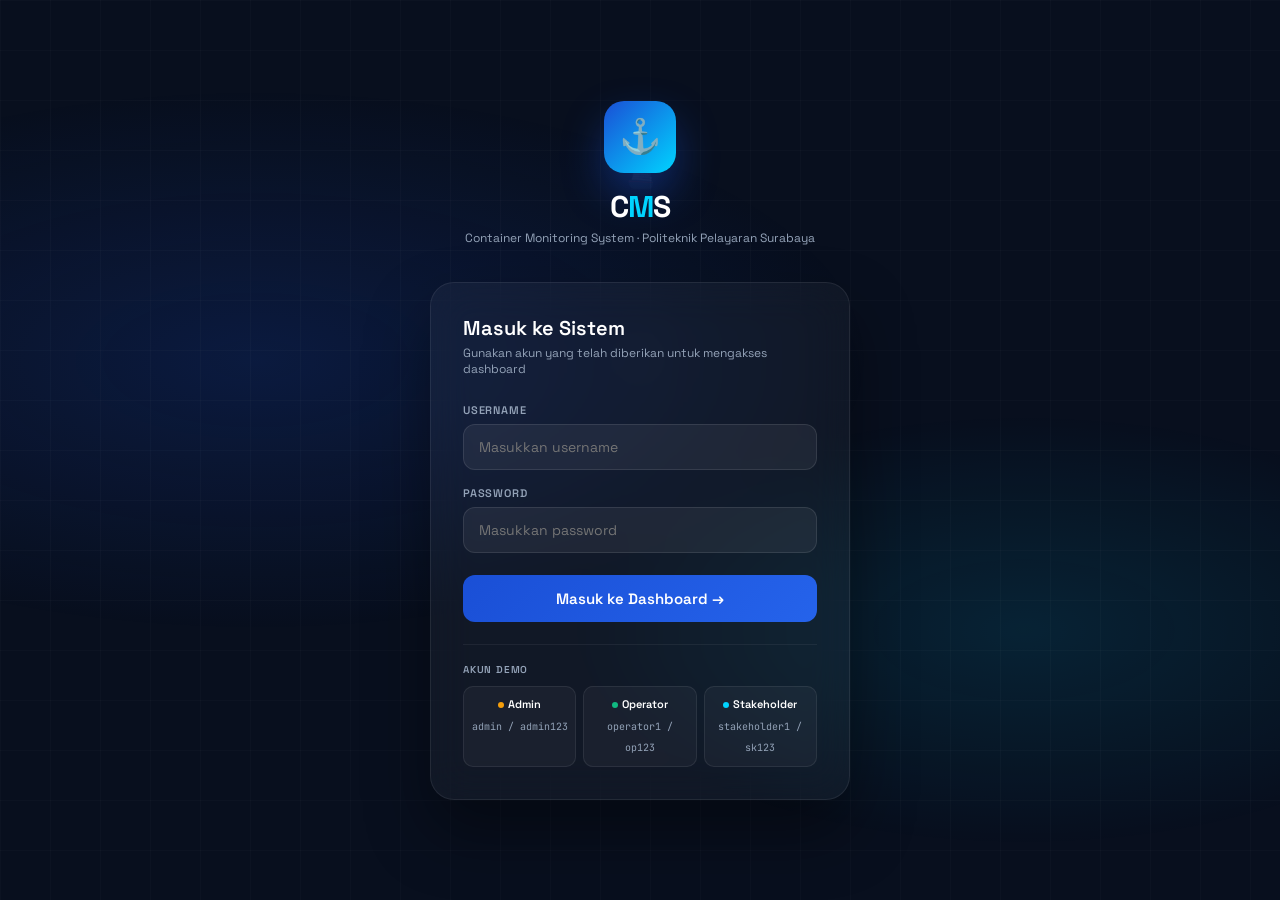
<file: index.html>
<!DOCTYPE html>
<html lang="id">
<head>
<meta charset="UTF-8">
<meta name="viewport" content="width=device-width,initial-scale=1.0">
<title>CMS — Login</title>
<link href="https://fonts.googleapis.com/css2?family=Space+Grotesk:wght@300;400;500;600;700&family=JetBrains+Mono:wght@400;600&display=swap" rel="stylesheet">
<style>
:root{--navy:#080f1e;--blue:#1a4fd6;--cyan:#00d4ff;--green:#10b981;--red:#ef4444;--gray:#94a3b8;--white:#fff;}
*{margin:0;padding:0;box-sizing:border-box;}
body{font-family:'Space Grotesk',sans-serif;background:var(--navy);min-height:100vh;display:flex;align-items:center;justify-content:center;overflow:hidden;}
body::before{content:'';position:fixed;inset:0;background:radial-gradient(ellipse 80% 50% at 20% 40%,rgba(26,79,214,.18) 0,transparent 60%),radial-gradient(ellipse 60% 40% at 80% 70%,rgba(0,212,255,.1) 0,transparent 60%);pointer-events:none;}
body::after{content:'';position:fixed;inset:0;background-image:linear-gradient(rgba(255,255,255,.02) 1px,transparent 1px),linear-gradient(90deg,rgba(255,255,255,.02) 1px,transparent 1px);background-size:50px 50px;pointer-events:none;}
.wrap{position:relative;z-index:10;width:100%;max-width:460px;padding:20px;}
.logo{text-align:center;margin-bottom:36px;}
.logo-icon{width:72px;height:72px;background:linear-gradient(135deg,var(--blue),var(--cyan));border-radius:20px;display:flex;align-items:center;justify-content:center;margin:0 auto 14px;font-size:34px;box-shadow:0 20px 40px rgba(26,79,214,.4);}
.logo h1{font-size:30px;font-weight:700;color:var(--white);letter-spacing:-1px;}
.logo h1 span{color:var(--cyan);}
.logo p{color:var(--gray);font-size:12px;margin-top:4px;}
.card{background:rgba(255,255,255,.04);border:1px solid rgba(255,255,255,.08);border-radius:24px;padding:32px;backdrop-filter:blur(20px);box-shadow:0 32px 64px rgba(0,0,0,.4);}
.card h2{font-size:20px;font-weight:600;color:var(--white);margin-bottom:4px;}
.card .sub{color:var(--gray);font-size:12px;margin-bottom:26px;}
.fg{margin-bottom:16px;}
.fg label{display:block;font-size:11px;font-weight:600;color:var(--gray);text-transform:uppercase;letter-spacing:.8px;margin-bottom:7px;}
.fg input{width:100%;background:rgba(255,255,255,.06);border:1px solid rgba(255,255,255,.1);border-radius:12px;padding:13px 15px;color:var(--white);font-family:'Space Grotesk',sans-serif;font-size:14px;outline:none;transition:all .2s;}
.fg input:focus{border-color:var(--cyan);background:rgba(0,212,255,.05);box-shadow:0 0 0 3px rgba(0,212,255,.1);}
.btn-login{width:100%;padding:14px;background:linear-gradient(135deg,var(--blue),#2563eb);border:none;border-radius:12px;color:white;font-family:'Space Grotesk',sans-serif;font-size:15px;font-weight:600;cursor:pointer;transition:all .2s;margin-top:6px;}
.btn-login:hover{transform:translateY(-2px);box-shadow:0 12px 30px rgba(26,79,214,.5);}
.btn-login:disabled{opacity:.6;cursor:not-allowed;transform:none;}
.err{background:rgba(239,68,68,.1);border:1px solid rgba(239,68,68,.3);border-radius:10px;padding:11px 14px;color:#fca5a5;font-size:12px;margin-bottom:14px;display:none;}
.demo{margin-top:22px;padding-top:18px;border-top:1px solid rgba(255,255,255,.06);}
.demo p{font-size:10px;color:var(--gray);text-transform:uppercase;letter-spacing:.8px;font-weight:600;margin-bottom:10px;}
.demo-grid{display:grid;grid-template-columns:1fr 1fr 1fr;gap:7px;}
.db{background:rgba(255,255,255,.04);border:1px solid rgba(255,255,255,.08);border-radius:10px;padding:10px 6px;cursor:pointer;transition:all .2s;text-align:center;}
.db:hover{background:rgba(255,255,255,.08);transform:translateY(-2px);}
.db .rn{font-size:11px;font-weight:600;color:var(--white);display:block;margin-bottom:3px;}
.db .cr{font-size:10px;color:var(--gray);font-family:'JetBrains Mono',monospace;}
.dot{width:6px;height:6px;border-radius:50%;display:inline-block;margin-right:4px;vertical-align:middle;}
.spin{display:inline-block;width:14px;height:14px;border:2px solid rgba(255,255,255,.3);border-top-color:white;border-radius:50%;animation:sp .6s linear infinite;margin-right:8px;vertical-align:middle;}
@keyframes sp{to{transform:rotate(360deg)}}
.ship{position:fixed;font-size:22px;opacity:.06;animation:fl 22s linear infinite;pointer-events:none;}
@keyframes fl{0%{transform:translateX(-80px) translateY(0)}50%{transform:translateX(calc(100vw + 80px)) translateY(-25px)}100%{transform:translateX(-80px)}}
</style>
</head>
<body>
<div class="ship" style="top:18%">🚢</div>
<div class="ship" style="top:55%;animation-delay:-9s;font-size:15px">⚓</div>
<div class="ship" style="top:38%;animation-delay:-16s">🚢</div>

<div class="wrap">
  <div class="logo">
    <div class="logo-icon">⚓</div>
    <h1>C<span>M</span>S</h1>
    <p>Container Monitoring System · Politeknik Pelayaran Surabaya</p>
  </div>
  <div class="card">
    <h2>Masuk ke Sistem</h2>
    <p class="sub">Gunakan akun yang telah diberikan untuk mengakses dashboard</p>
    <div class="err" id="err"></div>
    <div class="fg"><label>Username</label><input id="u" type="text" placeholder="Masukkan username" autocomplete="username"></div>
    <div class="fg"><label>Password</label><input id="p" type="password" placeholder="Masukkan password" autocomplete="current-password"></div>
    <button class="btn-login" id="btnLogin" onclick="doLogin()">Masuk ke Dashboard →</button>
    <div class="demo">
      <p>Akun Demo</p>
      <div class="demo-grid">
        <div class="db" onclick="fill('admin','admin123')"><span class="rn"><span class="dot" style="background:#f59e0b"></span>Admin</span><span class="cr">admin / admin123</span></div>
        <div class="db" onclick="fill('operator1','op123')"><span class="rn"><span class="dot" style="background:#10b981"></span>Operator</span><span class="cr">operator1 / op123</span></div>
        <div class="db" onclick="fill('stakeholder1','sk123')"><span class="rn"><span class="dot" style="background:#00d4ff"></span>Stakeholder</span><span class="cr">stakeholder1 / sk123</span></div>
      </div>
    </div>
  </div>
</div>

<script>
function fill(u,p){ document.getElementById('u').value=u; document.getElementById('p').value=p; }

async function doLogin() {
  const u   = document.getElementById('u').value.trim();
  const p   = document.getElementById('p').value.trim();
  const err = document.getElementById('err');
  const btn = document.getElementById('btnLogin');

  err.style.display='none';
  if(!u||!p){ err.textContent='Username dan password wajib diisi'; err.style.display='block'; return; }

  btn.disabled=true; btn.innerHTML='<span class="spin"></span>Memproses...';

  try {
    const res = await fetch('api/auth.php?action=login', {
      method:'POST', credentials:'include',
      headers:{'Content-Type':'application/json'},
      body:JSON.stringify({username:u, password:p})
    });
    const data = await res.json();
    if(data.success){ window.location.href = data.redirect; }
    else { err.textContent = data.error || 'Login gagal'; err.style.display='block'; }
  } catch(e) {
    err.textContent='Tidak dapat terhubung ke server. Pastikan Apache & MySQL sudah berjalan di XAMPP.';
    err.style.display='block';
  }
  btn.disabled=false; btn.innerHTML='Masuk ke Dashboard →';
}
document.addEventListener('keydown', e => { if(e.key==='Enter') doLogin(); });
</script>
</body>
</html>
</file>
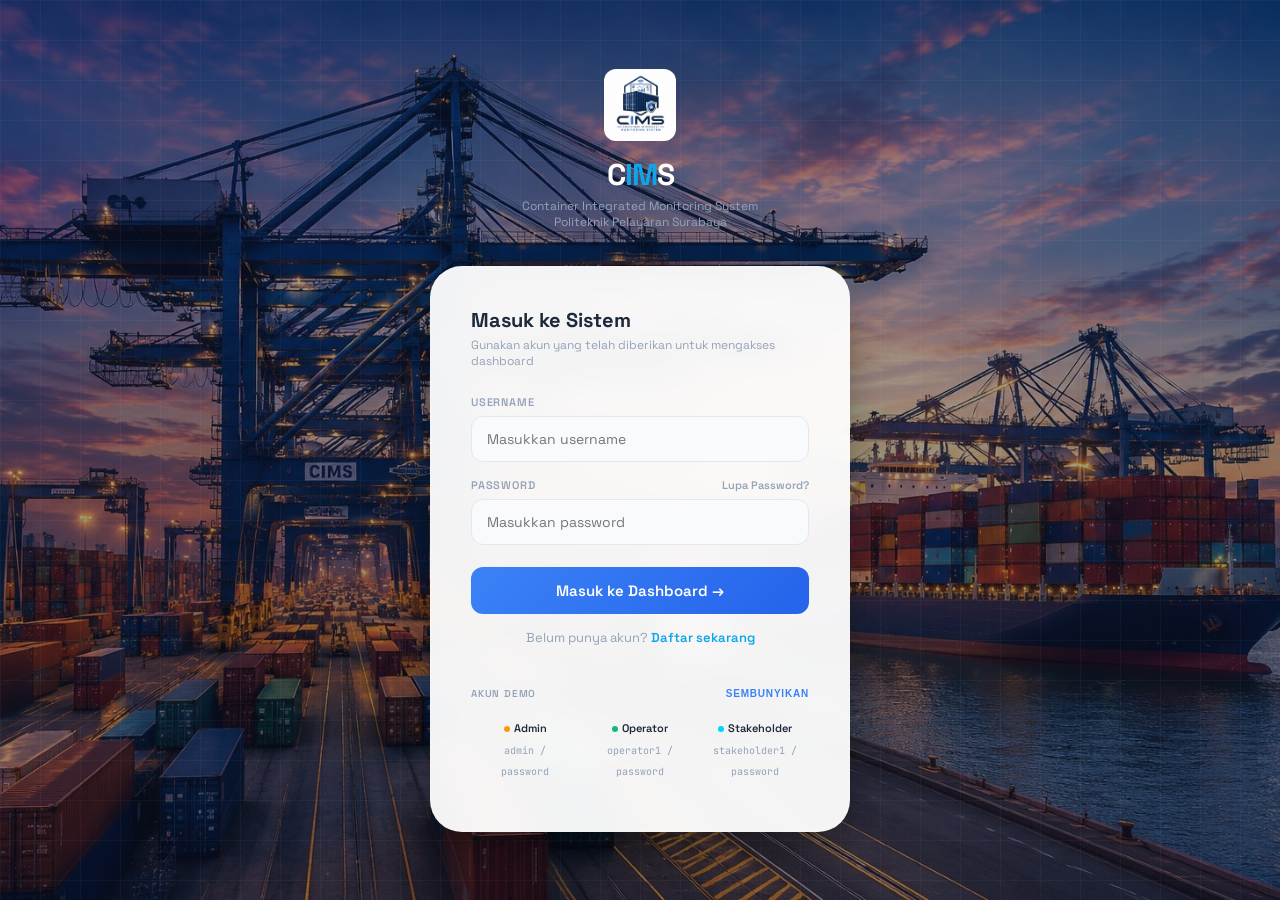
<file: frontend/auth/login.html>
<!DOCTYPE html>
<html lang="id">

<head>
  <meta charset="UTF-8">
  <meta name="viewport" content="width=device-width,initial-scale=1.0">
  <title>CIMS — Login</title>
  <link
    href="https://fonts.googleapis.com/css2?family=Space+Grotesk:wght@300;400;500;600;700&family=JetBrains+Mono:wght@400;600&display=swap"
    rel="stylesheet">
  <style>
    :root {
      --navy: #0f172a;
      --bg-gradient: linear-gradient(135deg, rgba(15, 23, 42, 0.8) 0%, rgba(30, 41, 59, 0.8) 100%);
      --blue: #3b82f6;
      --cyan: #0ea5e9;
      --green: #10b981;
      --red: #ef4444;
      --gray: #94a3b8;
      --white: #ffffff;
      --card-bg: rgba(255, 255, 255, 0.95);
    }

    * {
      margin: 0;
      padding: 0;
      box-sizing: border-box;
    }

    body {
      font-family: 'Space Grotesk', sans-serif;
      background: url('../assets/img/AuthBackground.jpeg') no-repeat center center fixed;
      background-size: cover;
      min-height: 100vh;
      display: flex;
      align-items: center;
      justify-content: center;
      overflow-x: hidden;
    }

    body::before {
      content: '';
      position: fixed;
      inset: 0;
      background: rgba(15, 23, 42, 0.4);
      pointer-events: none;
    }

    body::after {
      content: '';
      position: fixed;
      inset: 0;
      background-image: linear-gradient(rgba(255, 255, 255, .03) 1px, transparent 1px), linear-gradient(90deg, rgba(255, 255, 255, .03) 1px, transparent 1px);
      background-size: 40px 40px;
      pointer-events: none;
    }

    .wrap {
      position: relative;
      z-index: 10;
      width: 100%;
      max-width: 460px;
      padding: 20px;
    }

    .logo {
      text-align: center;
      margin-bottom: 36px;
    }

    .logo-icon {
      width: 72px;
      height: 72px;
      background: linear-gradient(135deg, var(--blue), var(--cyan));
      border-radius: 20px;
      display: flex;
      align-items: center;
      justify-content: center;
      margin: 0 auto 14px;
      font-size: 34px;
      box-shadow: 0 20px 40px rgba(26, 79, 214, .4);
    }

    .logo h1 {
      font-size: 30px;
      font-weight: 700;
      color: var(--white);
      letter-spacing: -1px;
    }

    .logo h1 span {
      color: var(--cyan);
    }

    .logo p {
      color: var(--gray);
      font-size: 12px;
      margin-top: 4px;
    }

    .card {
      background: var(--card-bg);
      border: 1px solid rgba(255, 255, 255, 0.1);
      border-radius: 32px;
      padding: 40px;
      backdrop-filter: blur(12px);
      box-shadow: 0 25px 50px -12px rgba(0, 0, 0, 0.5);
    }

    .card h2 {
      font-size: 20px;
      font-weight: 700;
      color: #1e293b;
      margin-bottom: 4px;
    }

    .card .sub {
      color: var(--gray);
      font-size: 12px;
      margin-bottom: 26px;
    }

    .fg {
      margin-bottom: 16px;
    }

    .fg label {
      display: block;
      font-size: 11px;
      font-weight: 600;
      color: var(--gray);
      text-transform: uppercase;
      letter-spacing: .8px;
      margin-bottom: 7px;
    }

    .fg input {
      width: 100%;
      background: #f8fafc;
      border: 1px solid #e2e8f0;
      border-radius: 12px;
      padding: 13px 15px;
      color: #1e293b;
      font-family: 'Space Grotesk', sans-serif;
      font-size: 14px;
      outline: none;
      transition: all .2s;
    }

    .fg input:focus {
      border-color: var(--cyan);
      background: rgba(0, 212, 255, .05);
      box-shadow: 0 0 0 3px rgba(0, 212, 255, .1);
    }

    .btn-login {
      width: 100%;
      padding: 14px;
      background: linear-gradient(135deg, var(--blue), #2563eb);
      border: none;
      border-radius: 12px;
      color: white;
      font-family: 'Space Grotesk', sans-serif;
      font-size: 15px;
      font-weight: 600;
      cursor: pointer;
      transition: all .2s;
      margin-top: 6px;
    }

    .btn-login:hover {
      transform: translateY(-2px);
      box-shadow: 0 12px 30px rgba(26, 79, 214, .5);
    }

    .btn-login:disabled {
      opacity: .6;
      cursor: not-allowed;
      transform: none;
    }

    .err {
      background: rgba(239, 68, 68, .1);
      border: 1px solid rgba(239, 68, 68, .3);
      border-radius: 10px;
      padding: 11px 14px;
      color: #fca5a5;
      font-size: 12px;
      margin-bottom: 14px;
      display: none;
    }

    .demo {
      margin-top: 22px;
      padding-top: 18px;
      border-top: 1px solid #f1f5f9;
    }

    .demo p {
      font-size: 10px;
      color: var(--gray);
      text-transform: uppercase;
      letter-spacing: .8px;
      font-weight: 600;
      margin-bottom: 10px;
    }

    .demo-grid {
      display: grid;
      grid-template-columns: 1fr 1fr 1fr;
      gap: 7px;
    }

    .db {
      background: rgba(255, 255, 255, .04);
      border: 1px solid rgba(255, 255, 255, .08);
      border-radius: 10px;
      padding: 10px 6px;
      cursor: pointer;
      transition: all .2s;
      text-align: center;
    }

    .db:hover {
      background: rgba(255, 255, 255, .08);
      transform: translateY(-2px);
    }

    .db .rn {
      font-size: 11px;
      font-weight: 600;
      color: #1e293b;
      display: block;
      margin-bottom: 3px;
    }

    .db .cr {
      font-size: 10px;
      color: var(--gray);
      font-family: 'JetBrains Mono', monospace;
    }

    .dot {
      width: 6px;
      height: 6px;
      border-radius: 50%;
      display: inline-block;
      margin-right: 4px;
      vertical-align: middle;
    }

    .spin {
      display: inline-block;
      width: 14px;
      height: 14px;
      border: 2px solid rgba(255, 255, 255, .3);
      border-top-color: white;
      border-radius: 50%;
      animation: sp .6s linear infinite;
      margin-right: 8px;
      vertical-align: middle;
    }

    @keyframes sp {
      to {
        transform: rotate(360deg)
      }
    }

    .ship {
      position: fixed;
      font-size: 22px;
      opacity: .06;
      animation: fl 22s linear infinite;
      pointer-events: none;
    }

    @keyframes fl {
      0% {
        transform: translateX(-80px) translateY(0)
      }

      50% {
        transform: translateX(calc(100vw + 80px)) translateY(-25px)
      }

      100% {
        transform: translateX(-80px)
      }
    }
  </style>
</head>

<body>
  <div class="ship" style="top:18%">🚢</div>
  <div class="ship" style="top:55%;animation-delay:-9s;font-size:15px">⚓</div>
  <div class="ship" style="top:38%;animation-delay:-16s">🚢</div>

  <div class="wrap">
    <div class="logo">
      <img src="../assets/img/Logo.png" alt="Logo"
        style="width:72px;height:72px;object-fit:contain;margin:0 auto 14px;display:block;border-radius:12px;">
      <h1>C<span>IM</span>S</h1>
      <p>Container Integrated Monitoring System <br> Politeknik Pelayaran Surabaya</p>
    </div>
    <div class="card">
      <h2>Masuk ke Sistem</h2>
      <p class="sub">Gunakan akun yang telah diberikan untuk mengakses dashboard</p>
      <div class="err" id="err"></div>
      <div class="fg"><label>Username</label><input id="u" type="text" placeholder="Masukkan username"
          autocomplete="username"></div>
      <div class="fg">
        <div style="display: flex; justify-content: space-between; align-items: center; margin-bottom: 7px;">
          <label style="margin-bottom: 0;">Password</label>
          <a href="register.html#forgot"
            style="color: var(--gray); font-size: 11px; text-decoration: none; font-weight: 600; transition: color 0.2s;"
            onmouseover="this.style.color='var(--cyan)'" onmouseout="this.style.color='var(--gray)'">Lupa Password?</a>
        </div>
        <input id="p" type="password" placeholder="Masukkan password" autocomplete="current-password">
      </div>
      <button class="btn-login" id="btnLogin" onclick="doLogin()">Masuk ke Dashboard →</button>

      <div style="text-align: center; margin-top: 15px; font-size: 13px;">
        <span style="color: var(--gray);">Belum punya akun?</span>
        <a href="register.html"
          style="color: var(--cyan); text-decoration: none; font-weight: 600; transition: color 0.2s;"
          onmouseover="this.style.color='#fff'" onmouseout="this.style.color='var(--cyan)'">Daftar sekarang</a>
      </div>

      <div class="demo" id="demoSection">
        <div style="display: flex; justify-content: space-between; align-items: center; margin-bottom: 10px;">
          <p style="margin-bottom: 0;">Akun Demo</p>
          <button onclick="toggleDemo()" id="btnDemoToggle" style="background: none; border: none; color: var(--blue); font-size: 10px; cursor: pointer; text-transform: uppercase; letter-spacing: .8px; font-weight: 700;">Sembunyikan</button>
        </div>
        <div class="demo-grid" id="demoGrid">
          <div class="db" onclick="fill('admin','password')"><span class="rn"><span class="dot"
                style="background:#f59e0b"></span>Admin</span><span class="cr">admin / password</span></div>
          <div class="db" onclick="fill('operator1','password')"><span class="rn"><span class="dot"
                style="background:#10b981"></span>Operator</span><span class="cr">operator1 / password</span></div>
          <div class="db" onclick="fill('stakeholder1','password')"><span class="rn"><span class="dot"
                style="background:#00d4ff"></span>Stakeholder</span><span class="cr">stakeholder1 / password</span></div>
        </div>
      </div>
    </div>
  </div>

  <script>
    // Dynamically compute the API base so this works on Laragon, XAMPP,
    // or any subdirectory without hardcoding a path.
    // e.g. http://localhost/cms/frontend/auth/login.html
    //   → splits at /frontend/ → http://localhost/cms
    //   → base = http://localhost/cms/backend/api
    const _apiBase = (function () {
      const parts = window.location.pathname.split('/frontend/');
      return window.location.origin + parts[0] + '/backend/api';
    })();

    function fill(u, p) { document.getElementById('u').value = u; document.getElementById('p').value = p; }

    function toggleDemo() {
      const grid = document.getElementById('demoGrid');
      const btn = document.getElementById('btnDemoToggle');
      const isHidden = window.getComputedStyle(grid).display === 'none';
      
      if (isHidden) {
        grid.style.display = 'grid';
        btn.textContent = 'Sembunyikan';
      } else {
        grid.style.display = 'none';
        btn.textContent = 'Tampilkan';
      }
    }

    async function doLogin() {
      const u = document.getElementById('u').value.trim();
      const p = document.getElementById('p').value.trim();
      const err = document.getElementById('err');
      const btn = document.getElementById('btnLogin');

      err.style.display = 'none';
      if (!u || !p) { err.textContent = 'Username dan password wajib diisi'; err.style.display = 'block'; return; }

      btn.disabled = true; btn.innerHTML = '<span class="spin"></span>Memproses...';

      try {
        const res = await fetch(_apiBase + '/auth.php?action=login', {
          method: 'POST', credentials: 'include',
          headers: { 'Content-Type': 'application/json' },
          body: JSON.stringify({ username: u, password: p })
        });
        if (!res.ok && res.status !== 200 && res.status !== 400 && res.status !== 401) {
          throw new Error('HTTP ' + res.status);
        }
        const data = await res.json();
        if (data.success) { window.location.href = '../dashboards/' + data.redirect; }
        else { err.textContent = data.error || 'Login gagal'; err.style.display = 'block'; }
      } catch (e) {
        err.textContent = 'Tidak dapat terhubung ke server. Pastikan Apache & MySQL sudah berjalan. (' + e.message + ')';
        err.style.display = 'block';
      }
      btn.disabled = false; btn.innerHTML = 'Masuk ke Dashboard →';
    }
    document.addEventListener('keydown', e => { if (e.key === 'Enter') doLogin(); });
  </script>
</body>

</html>
</file>
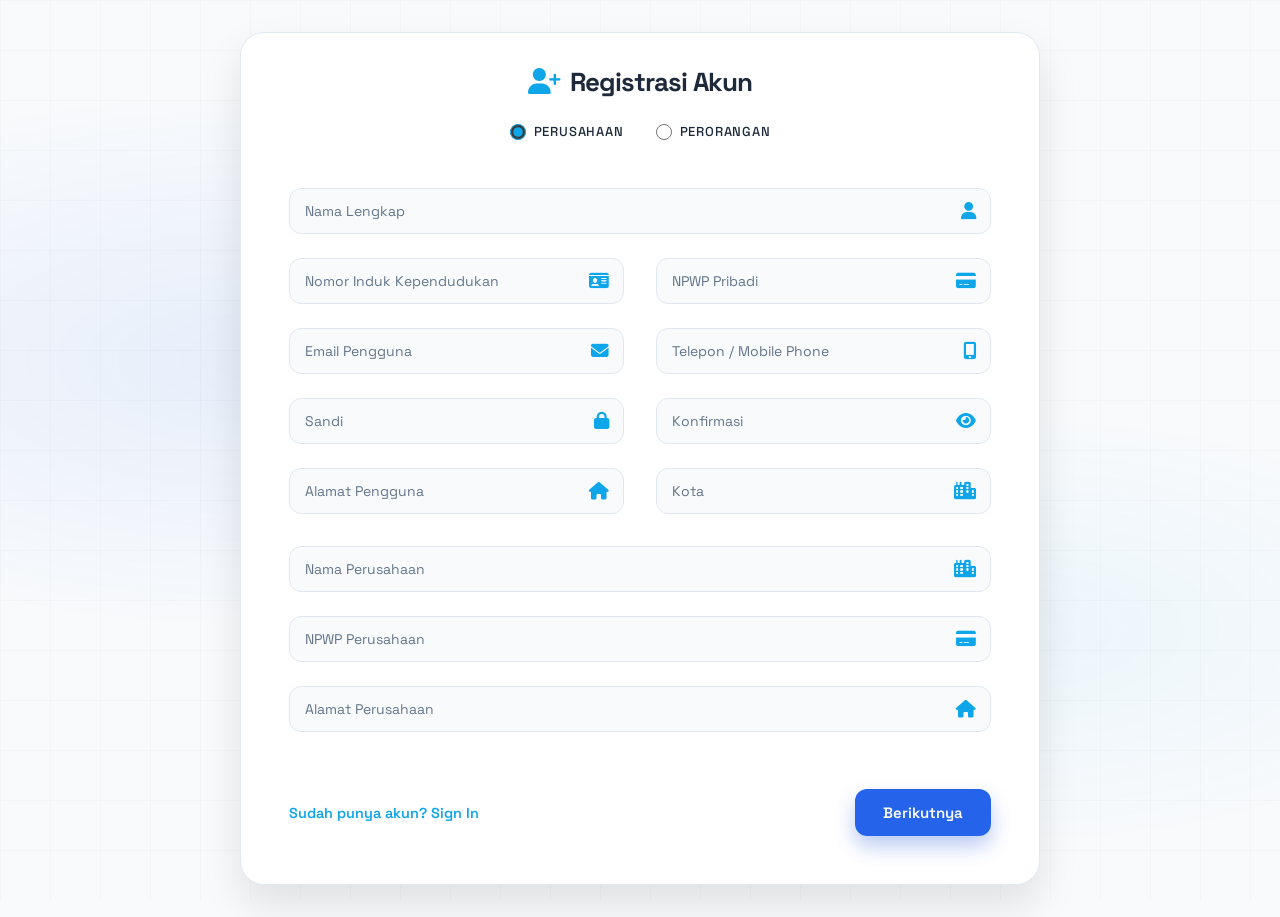
<file: frontend/auth/register.html>
<!DOCTYPE html>
<html lang="id">

<head>
    <meta charset="UTF-8">
    <meta name="viewport" content="width=device-width, initial-scale=1.0">
    <title>Registrasi Akun</title>
    <!-- Google Fonts -->
    <link href="https://fonts.googleapis.com/css2?family=Space+Grotesk:wght@300;400;500;600;700&family=JetBrains+Mono:wght@400;600&display=swap" rel="stylesheet">
    <!-- FontAwesome Icons -->
    <link rel="stylesheet" href="https://cdnjs.cloudflare.com/ajax/libs/font-awesome/6.4.0/css/all.min.css">
    <link rel="stylesheet" href="../assets/css/register.css">
</head>

<body>

    <div class="container">
        <!-- REGISTER VIEW -->
        <div id="register-view">
            <div class="header">
                <h2><i class="fas fa-user-plus"></i> Registrasi Akun</h2>

                <div class="radio-group" id="account-type-group">
                    <label class="radio-label">
                        <input type="radio" name="account_type" value="perusahaan" checked> Perusahaan
                    </label>
                    <label class="radio-label">
                        <input type="radio" name="account_type" value="perorangan"> Perorangan
                    </label>
                </div>
            </div>

            <div class="form-area">
                <form id="register-form">
                    <!-- SECTION 1: DATA PRIBADI -->
                    <div class="form-section" id="section-pribadi">

                        <div class="grid-layout">
                            <div class="input-group full-width">
                                <div class="input-wrapper">
                                    <input type="text" placeholder="Nama Lengkap" id="nama_lengkap">
                                    <i class="fas fa-user"></i>
                                </div>
                            </div>

                            <div class="input-group">
                                <div class="input-wrapper">
                                    <input type="text" placeholder="Nomor Induk Kependudukan" id="nik">
                                    <i class="fas fa-id-card"></i>
                                </div>
                            </div>
                            <div class="input-group">
                                <div class="input-wrapper">
                                    <input type="text" placeholder="NPWP Pribadi" id="npwp_pribadi">
                                    <i class="fas fa-credit-card"></i>
                                </div>
                            </div>

                            <div class="input-group">
                                <div class="input-wrapper">
                                    <input type="email" placeholder="Email Pengguna" id="email">
                                    <i class="fas fa-envelope"></i>
                                </div>
                            </div>
                            <div class="input-group">
                                <div class="input-wrapper">
                                    <input type="tel" placeholder="Telepon / Mobile Phone" id="telepon">
                                    <i class="fas fa-mobile-alt"></i>
                                </div>
                            </div>

                            <div class="input-group">
                                <div class="input-wrapper">
                                    <input type="password" placeholder="Sandi" id="password">
                                    <i class="fas fa-lock"></i>
                                </div>
                            </div>
                            <div class="input-group">
                                <div class="input-wrapper">
                                    <input type="password" placeholder="Konfirmasi" id="password_confirm">
                                    <i class="fas fa-eye toggle-password"
                                        onclick="togglePassword('password_confirm', this)"></i>
                                </div>
                            </div>

                            <div class="input-group">
                                <div class="input-wrapper">
                                    <input type="text" placeholder="Alamat Pengguna" id="alamat_pengguna">
                                    <i class="fas fa-home"></i>
                                </div>
                            </div>

                            <div class="input-group">
                                <div class="input-wrapper">
                                    <input type="text" placeholder="Kota" id="kota">
                                    <i class="fas fa-city"></i>
                                </div>
                            </div>
                        </div>
                    </div>

                    <!-- SECTION 2: DATA PERUSAHAAN (Conditionally Hidden) -->
                    <div class="form-section" id="section-perusahaan">
                        <div class="grid-layout">
                            <div class="input-group full-width">
                                <div class="input-wrapper">
                                    <input type="text" placeholder="Nama Perusahaan" id="nama_perusahaan">
                                    <i class="fas fa-city"></i>
                                </div>
                            </div>
                            <div class="input-group full-width">
                                <div class="input-wrapper">
                                    <input type="text" placeholder="NPWP Perusahaan" id="npwp_perusahaan">
                                    <i class="fas fa-credit-card"></i>
                                </div>
                            </div>
                            <div class="input-group full-width">
                                <div class="input-wrapper">
                                    <input type="text" placeholder="Alamat Perusahaan" id="alamat_perusahaan">
                                    <i class="fas fa-home"></i>
                                </div>
                            </div>
                        </div>
                    </div>

                    <div class="actions">
                        <a href="login.html" class="link" style="margin-right: auto;">Sudah punya akun? Sign In</a>
                        <span id="btn-sebelumnya" class="btn"
                            style="background: transparent; color: var(--text-muted); display: none;">Sebelumnya</span>
                        <button type="button" class="btn btn-primary" onclick="submitRegister()">Berikutnya</button>
                    </div>
                </form>
            </div>
        </div>

        <!-- FORGOT PASSWORD VIEW -->
        <div id="forgot-view">
            <div class="header">
                <h2><i class="fas fa-unlock-alt"></i> Lupa Password</h2>
            </div>
            <div class="form-area">
                <p class="forgot-desc">Masukkan alamat email yang terdaftar untuk menerima instruksi beserta kode
                    verifikasi.</p>
                <div class="grid-layout" style="grid-template-columns: 1fr;">
                    <div class="input-group">
                        <div class="input-wrapper">
                            <input type="email" placeholder="Email Pengguna" id="forgot-email">
                            <i class="fas fa-envelope"></i>
                        </div>
                    </div>
                </div>

                <div class="grid-layout otp-container" id="otp-section">
                    <div class="input-group">
                        <div class="input-wrapper">
                            <input type="text" placeholder="Kode Verifikasi (OTP)" id="forgot-otp">
                            <i class="fas fa-key"></i>
                        </div>
                        <p style="font-size: 0.8rem; color: var(--primary); margin-top: 5px;">Kode telah dikirim ke
                            email Anda.</p>
                    </div>
                </div>

                <div class="actions">
                    <a href="login.html" class="link" style="margin-right: auto;">Kembali ke
                        login</a>
                    <button type="button" class="btn btn-primary" id="btn-forgot-action"
                        onclick="handleForgotAction()">Kirim Kode</button>
                </div>
            </div>
        </div>

        <!-- SUCCESS VIEW -->
        <div id="success-view" style="display: none; text-align: center; padding: 4rem 2rem;">
            <div style="font-size: 4rem; color: var(--green); margin-bottom: 1rem;">
                <i class="fas fa-check-circle"></i>
            </div>
            <h2 style="font-weight: 700; margin-bottom: 1rem;">Registrasi Sukses</h2>
            <p style="color: var(--text-muted); margin-bottom: 2rem;">Akun Anda telah berhasil didaftarkan. Harap menunggu verifikasi dari admin sebelum Anda dapat login ke dalam sistem.</p>
            <a href="login.html" class="btn btn-primary" style="text-decoration: none; display: inline-block;">Kembali ke Login</a>
        </div>

    </div>

    <script>
        // --- Register View Logic ---

        // Handle Account Type Toggle
        const radios = document.querySelectorAll('input[name="account_type"]');
        const sectionPerusahaan = document.getElementById('section-perusahaan');
        const step2 = document.getElementById('step-2');
        const labelStep2 = document.getElementById('label-step-2');

        radios.forEach(radio => {
            radio.addEventListener('change', (e) => {
                if (e.target.value === 'perorangan') {
                    // Hide Perusahaan fields
                    sectionPerusahaan.style.display = 'none';
                    // Update Stepper
                    step2.style.display = 'none';
                } else {
                    // Show Perusahaan fields
                    sectionPerusahaan.style.display = 'block';
                    step2.style.display = 'flex';
                }
            });
        });

        // Toggle Password Visibility
        function togglePassword(inputId, icon) {
            const input = document.getElementById(inputId);
            if (input.type === "password") {
                input.type = "text";
                icon.classList.remove('fa-eye');
                icon.classList.add('fa-eye-slash');
            } else {
                input.type = "password";
                icon.classList.remove('fa-eye-slash');
                icon.classList.add('fa-eye');
            }
        }



        let isRegistering = false;
        async function submitRegister() {
            if (isRegistering) return;
            isRegistering = true;
            try {
                const isPerusahaan = document.querySelector('input[name="account_type"]:checked').value === 'perusahaan';
                const name = document.getElementById('nama_lengkap').value;
                const nik = document.getElementById('nik').value;
                const npwp = isPerusahaan ? document.getElementById('npwp_perusahaan').value : document.getElementById('npwp_pribadi').value;
                const email = document.getElementById('email').value;
                const telepon = document.getElementById('telepon').value;
                const password = document.getElementById('password').value;
                const alamat = isPerusahaan ? document.getElementById('alamat_perusahaan').value : document.getElementById('alamat_pengguna').value;
                const port = document.getElementById('kota').value;

                if (!name || !email || !password) {
                    alert("Harap lengkapi nama, email, dan password.");
                    return;
                }

                const response = await fetch('../../backend/api/register.php', {
                    method: 'POST',
                    headers: { 'Content-Type': 'application/json' },
                    body: JSON.stringify({ name, nik, npwp, email, telepon, password, alamat, port })
                });

                const result = await response.json();
                
                if (result.success) {
                    // Show success message
                    document.getElementById('register-view').style.display = 'none';
                    document.getElementById('success-view').style.display = 'block';
                } else {
                    alert(result.error || "Pendaftaran gagal");
                }
            } catch (error) {
                alert("Terjadi kesalahan jaringan.");
            } finally {
                isRegistering = false;
            }
        }

        // --- Forgot Password View Logic ---
        const registerView = document.getElementById('register-view');
        const forgotView = document.getElementById('forgot-view');
        let forgotState = 0; // 0: enter email, 1: verify code

        // Auto-show forgot password if hash is present
        window.addEventListener('load', () => {
            if (window.location.hash === '#forgot') {
                showForgotView({ preventDefault: () => {} });
            }
        });

        function showForgotView(e) {
            e.preventDefault();
            registerView.style.display = 'none';
            forgotView.style.display = 'block';
            forgotState = 0;
            document.getElementById('otp-section').style.display = 'none';
            document.getElementById('btn-forgot-action').innerText = 'Kirim Kode';
            document.getElementById('forgot-email').readOnly = false;
        }

        function showRegisterView(e) {
            e.preventDefault();
            forgotView.style.display = 'none';
            registerView.style.display = 'block';
        }

        function handleForgotAction() {
            const btn = document.getElementById('btn-forgot-action');
            if (forgotState === 0) {
                const email = document.getElementById('forgot-email').value;
                if (!email) {
                    alert("Harap masukkan email.");
                    return;
                }
                // Simulate sending OTP
                btn.innerHTML = '<i class="fas fa-spinner fa-spin"></i> Mengirim...';
                setTimeout(() => {
                    document.getElementById('otp-section').style.display = 'block';
                    document.getElementById('forgot-email').readOnly = true;
                    btn.innerText = 'Verifikasi & Reset';
                    forgotState = 1;
                }, 1000);
            } else if (forgotState === 1) {
                const otp = document.getElementById('forgot-otp').value;
                if (!otp) {
                    alert("Harap masukkan kode OTP.");
                    return;
                }
                // Simulate Verifying
                btn.innerHTML = '<i class="fas fa-spinner fa-spin"></i> Memverifikasi...';
                setTimeout(() => {
                    alert("Verifikasi berhasil! Silakan buat password baru (simulasi).");
                    showRegisterView({ preventDefault: () => { } });
                }, 1000);
            }
        }
    </script>
</body>

</html>
</file>
<file: frontend/assets/css/register.css>
:root {
            --bg-dark: #f8fafc;
            --card-bg: #ffffff;
            --primary: #2563eb;
            --secondary: #64748b;
            --accent: #0ea5e9;
            --cyan: #0ea5e9;
            --blue: #2563eb;
            --green: #10b981;
            --red: #ef4444;
            --white: #1e293b;
            --text-main: #1e293b;
            --text-muted: #64748b;
            --border: #e2e8f0;
            --input-bg: #f8fafc;
            --surface: #ffffff;
            --navy: #f8fafc;
        }

        * {
            box-sizing: border-box;
            margin: 0;
            padding: 0;
            font-family: 'Space Grotesk', sans-serif;
        }

        body {
            background: var(--navy);
            min-height: 100vh;
            display: flex;
            justify-content: center;
            align-items: center;
            padding: 2rem 1rem;
            color: var(--text-main);
            position: relative;
        }
        
        body::before {
    content: ''; position: fixed; inset: 0;
    background: radial-gradient(ellipse 80% 50% at 20% 40%, rgba(37,99,235,0.08) 0, transparent 60%),
                radial-gradient(ellipse 60% 40% at 80% 70%, rgba(14,165,233,0.05) 0, transparent 60%);
    pointer-events: none; z-index: -1;
}
        
        body::after {
    content: ''; position: fixed; inset: 0;
    background-image: linear-gradient(rgba(0,0,0,0.02) 1px, transparent 1px),
                      linear-gradient(90deg, rgba(0,0,0,0.02) 1px, transparent 1px);
    background-size: 50px 50px; pointer-events: none; z-index: -1;
}

        .container {
    width: 100%;
    max-width: 800px;
    background: var(--surface);
    border-radius: 24px;
    box-shadow: 0 20px 40px rgba(0, 0, 0, 0.1);
    border: 1px solid var(--border);
    overflow: hidden;
    display: flex;
    flex-direction: column;
    transition: all 0.3s ease;
    position: relative;
    z-index: 10;
}

        .header {
            padding: 2rem 2rem 1rem 2rem;
            text-align: center;
        }

        .header h2 {
            font-weight: 700;
            color: var(--white);
            display: flex;
            align-items: center;
            justify-content: center;
            gap: 10px;
            margin-bottom: 1.5rem;
            font-size: 26px;
            letter-spacing: -1px;
        }
        
        .header h2 i {
            color: var(--cyan);
        }

        .radio-group {
            display: flex;
            justify-content: center;
            gap: 2rem;
            margin-bottom: 2rem;
        }

        .radio-label {
            display: flex;
            align-items: center;
            gap: 8px;
            cursor: pointer;
            font-weight: 500;
            color: var(--gray);
            font-size: 13px;
            text-transform: uppercase;
            letter-spacing: 0.8px;
        }

        .radio-label input {
            accent-color: var(--cyan);
            width: 16px;
            height: 16px;
            cursor: pointer;
        }

        .stepper {
            display: flex;
            justify-content: space-between;
            align-items: center;
            margin: 0 4rem 2rem 4rem;
            position: relative;
        }

        .stepper::before {
    content: '';
    position: absolute;
    top: 15px;
    left: 10%;
    right: 10%;
    height: 2px;
    background: #e2e8f0;
    z-index: 0;
}

        .step {
            position: relative;
            z-index: 1;
            display: flex;
            flex-direction: column;
            align-items: center;
            gap: 8px;
            color: var(--text-muted);
            font-size: 0.85rem;
            font-weight: 500;
        }

        .step .icon {
            width: 32px;
            height: 32px;
            border-radius: 50%;
            background: var(--navy);
            border: 2px solid var(--border);
            display: flex;
            align-items: center;
            justify-content: center;
            font-weight: 600;
            color: var(--border);
            transition: all 0.3s ease;
        }

        .step.active {
            color: var(--cyan);
        }

        .step.active .icon {
            border-color: var(--cyan);
            color: var(--cyan);
            box-shadow: 0 0 10px rgba(0, 212, 255, 0.2);
        }

        .step.completed .icon {
            background: var(--primary);
            border-color: var(--primary);
            color: #fff;
        }

        .form-area {
            padding: 0 3rem 3rem 3rem;
            height: 100%;
            display: flex;
            flex-direction: column;
        }

        .form-section {
            margin-bottom: 2rem;
            opacity: 1;
            transition: opacity 0.3s ease;
        }

        .section-title {
            font-weight: 600;
            margin-bottom: 1.5rem;
            padding-bottom: 0.5rem;
            border-bottom: 1px solid var(--border);
            color: var(--cyan);
        }

        .grid-layout {
            display: grid;
            grid-template-columns: 1fr 1fr;
            gap: 1.5rem 2rem;
        }

        .full-width {
            grid-column: span 2;
        }

        .input-group {
            position: relative;
            display: flex;
            flex-direction: column;
        }

        .input-wrapper {
            position: relative;
            display: flex;
            align-items: center;
        }

        .input-wrapper input {
    width: 100%;
    padding: 13px 40px 13px 15px;
    border: 1px solid var(--border);
    border-radius: 12px;
    background: #f8fafc;
    font-size: 14px;
    color: var(--text-main);
    outline: none;
    transition: all 0.2s;
}

        .input-wrapper input:focus {
            border-color: var(--cyan);
            background: rgba(0,212,255,0.05);
            box-shadow: 0 0 0 3px rgba(0,212,255,0.1);
        }

        .input-wrapper input::placeholder {
            color: var(--text-muted);
            font-weight: 400;
        }

        .input-wrapper i {
            position: absolute;
            right: 15px;
            color: var(--cyan);
            font-size: 1.1rem;
            cursor: pointer;
        }

        .error-msg {
            color: #fca5a5;
            font-size: 12px;
            margin-top: 8px;
            display: none;
            align-items: center;
            gap: 5px;
            background: rgba(239, 68, 68, 0.1);
            border: 1px solid rgba(239, 68, 68, 0.3);
            border-radius: 10px;
            padding: 10px;
        }

        .input-group.has-error input, .input-group.has-error .dropdown-trigger {
            border-color: var(--red);
            background: rgba(239, 68, 68, 0.05);
        }

        .input-group.has-error .error-msg {
            display: flex;
        }

        .toggle-password {
            cursor: pointer;
        }

        /* Custom Dropdown Styling */
        .custom-dropdown {
            position: relative;
            width: 100%;
        }

        .dropdown-trigger {
            width: 100%;
            padding: 13px 40px 13px 15px;
            border: 1px solid rgba(255,255,255,0.1);
            border-radius: 12px;
            background: rgba(255,255,255,0.06);
            display: flex;
            justify-content: space-between;
            align-items: center;
            cursor: pointer;
            color: var(--text-muted);
            transition: all 0.2s;
            font-size: 14px;
        }

        .dropdown-trigger.has-value {
            color: var(--white);
        }

        .custom-dropdown.open .dropdown-trigger,
        .dropdown-trigger:focus {
            border-color: var(--cyan);
            background: rgba(0,212,255,0.05);
            box-shadow: 0 0 0 3px rgba(0,212,255,0.1);
        }

        .dropdown-icon {
            position: absolute;
            right: 15px;
            color: var(--cyan);
        }

        .dropdown-menu {
            position: absolute;
            top: 100%;
            left: 0;
            width: 100%;
            background: var(--navy);
            border-radius: 12px;
            box-shadow: 0 20px 40px rgba(0, 0, 0, 0.5);
            margin-top: 5px;
            z-index: 10;
            display: none;
            overflow: hidden;
            border: 1px solid rgba(255, 255, 255, 0.1);
        }

        .custom-dropdown.open .dropdown-menu {
            display: block;
            animation: fadeIn 0.2s ease;
        }

        .search-box {
            padding: 10px;
            border-bottom: 1px solid rgba(255, 255, 255, 0.1);
            position: relative;
        }

        .search-box input {
            width: 100%;
            padding: 10px 10px 10px 35px;
            border: 1px solid rgba(255,255,255,0.1);
            border-radius: 8px;
            outline: none;
            font-size: 0.9rem;
            background: rgba(255,255,255,0.04);
            color: var(--white);
        }

        .search-box input:focus {
            border-color: var(--cyan);
        }

        .search-box i {
            position: absolute;
            left: 20px;
            top: 50%;
            transform: translateY(-50%);
            color: var(--gray);
        }

        .dropdown-items {
            max-height: 200px;
            overflow-y: auto;
        }

        .dropdown-items::-webkit-scrollbar {
            width: 6px;
        }

        .dropdown-items::-webkit-scrollbar-thumb {
            background: rgba(255,255,255,0.1);
            border-radius: 3px;
        }

        .dropdown-group {
            padding: 8px 15px;
            font-weight: 700;
            color: var(--cyan);
            background: rgba(255, 255, 255, 0.02);
            font-size: 0.8rem;
            text-transform: uppercase;
            letter-spacing: 0.8px;
        }

        .dropdown-item {
            padding: 12px 15px 12px 25px;
            cursor: pointer;
            font-size: 0.9rem;
            color: var(--gray);
            transition: all 0.2s;
        }

        .dropdown-item:hover,
        .dropdown-item.active {
            background: rgba(255, 255, 255, 0.05);
            color: var(--white);
            padding-left: 30px;
        }

        .actions {
            display: flex;
            justify-content: flex-end;
            align-items: center;
            gap: 15px;
            margin-top: 2rem;
            padding-top: 1.5rem;
            border-top: 1px solid rgba(255, 255, 255, 0.06);
        }

        .btn {
            padding: 14px 28px;
            border-radius: 12px;
            font-weight: 600;
            cursor: pointer;
            transition: all 0.2s;
            border: none;
            font-size: 15px;
            font-family: 'Space Grotesk', sans-serif;
        }

        .btn-primary {
            background: linear-gradient(135deg, var(--blue), #2563eb);
            color: white;
            box-shadow: 0 10px 20px rgba(26,79,214,0.3);
        }

        .btn-primary:hover {
            transform: translateY(-2px);
            box-shadow: 0 12px 30px rgba(26,79,214,0.5);
        }

        .link {
            color: var(--cyan);
            text-decoration: none;
            font-size: 0.9rem;
            font-weight: 600;
            transition: color 0.2s;
        }

        .link:hover {
            color: var(--white);
        }

        /* Forgot Password View */
        #forgot-view {
            display: none;
            animation: fadeIn 0.4s ease;
        }

        #register-view {
            animation: fadeIn 0.4s ease;
        }

        .forgot-desc {
            text-align: center;
            color: var(--text-muted);
            margin-bottom: 2rem;
            font-size: 14px;
        }

        .otp-container {
            display: none;
            margin-top: 1rem;
        }

        @keyframes fadeIn {
            from { opacity: 0; transform: translateY(10px); }
            to { opacity: 1; transform: translateY(0); }
        }

        @media (max-width: 640px) {
            .grid-layout {
                grid-template-columns: 1fr;
            }

            .full-width {
                grid-column: span 1;
            }

            .form-area {
                padding: 0 1.5rem 2rem 1.5rem;
            }

            .stepper {
                margin: 0 2rem 2rem 2rem;
            }

            .stepper::before {
                left: 15%; right: 15%;
            }
        }
</file>
